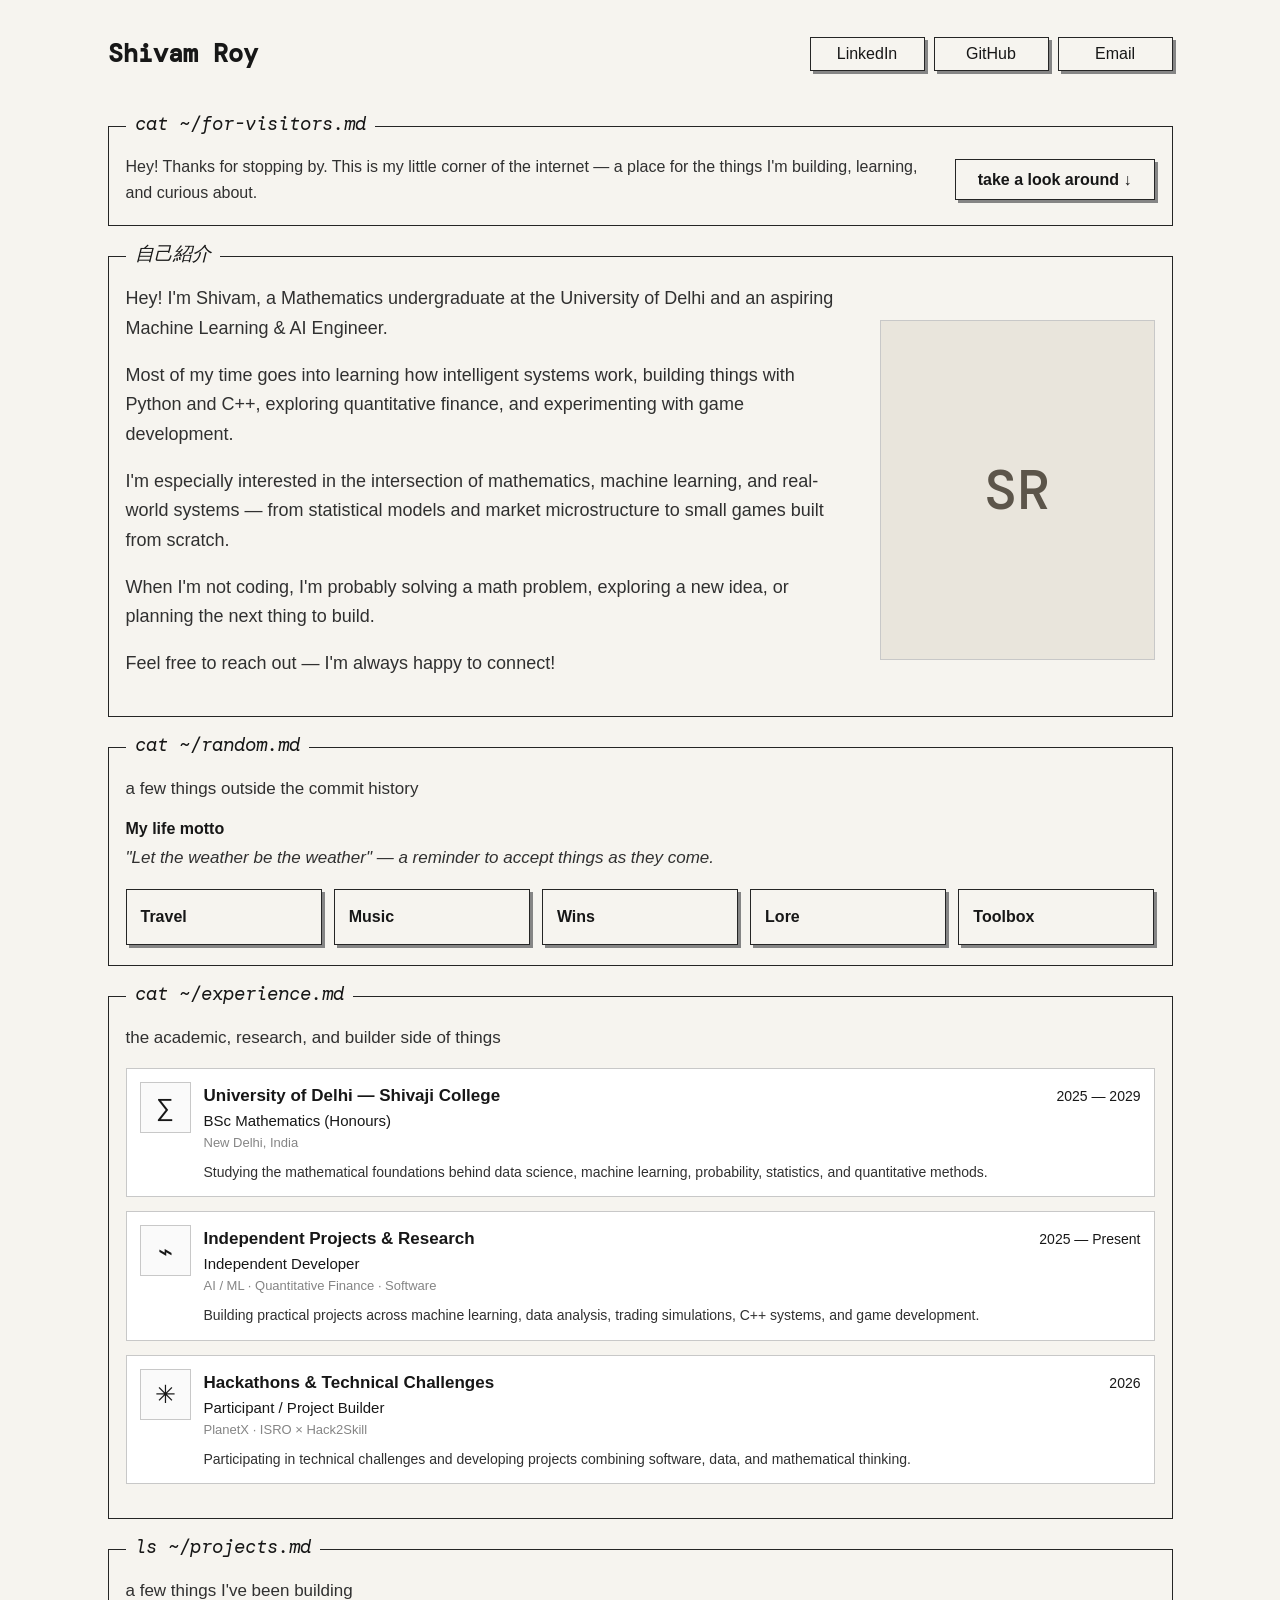
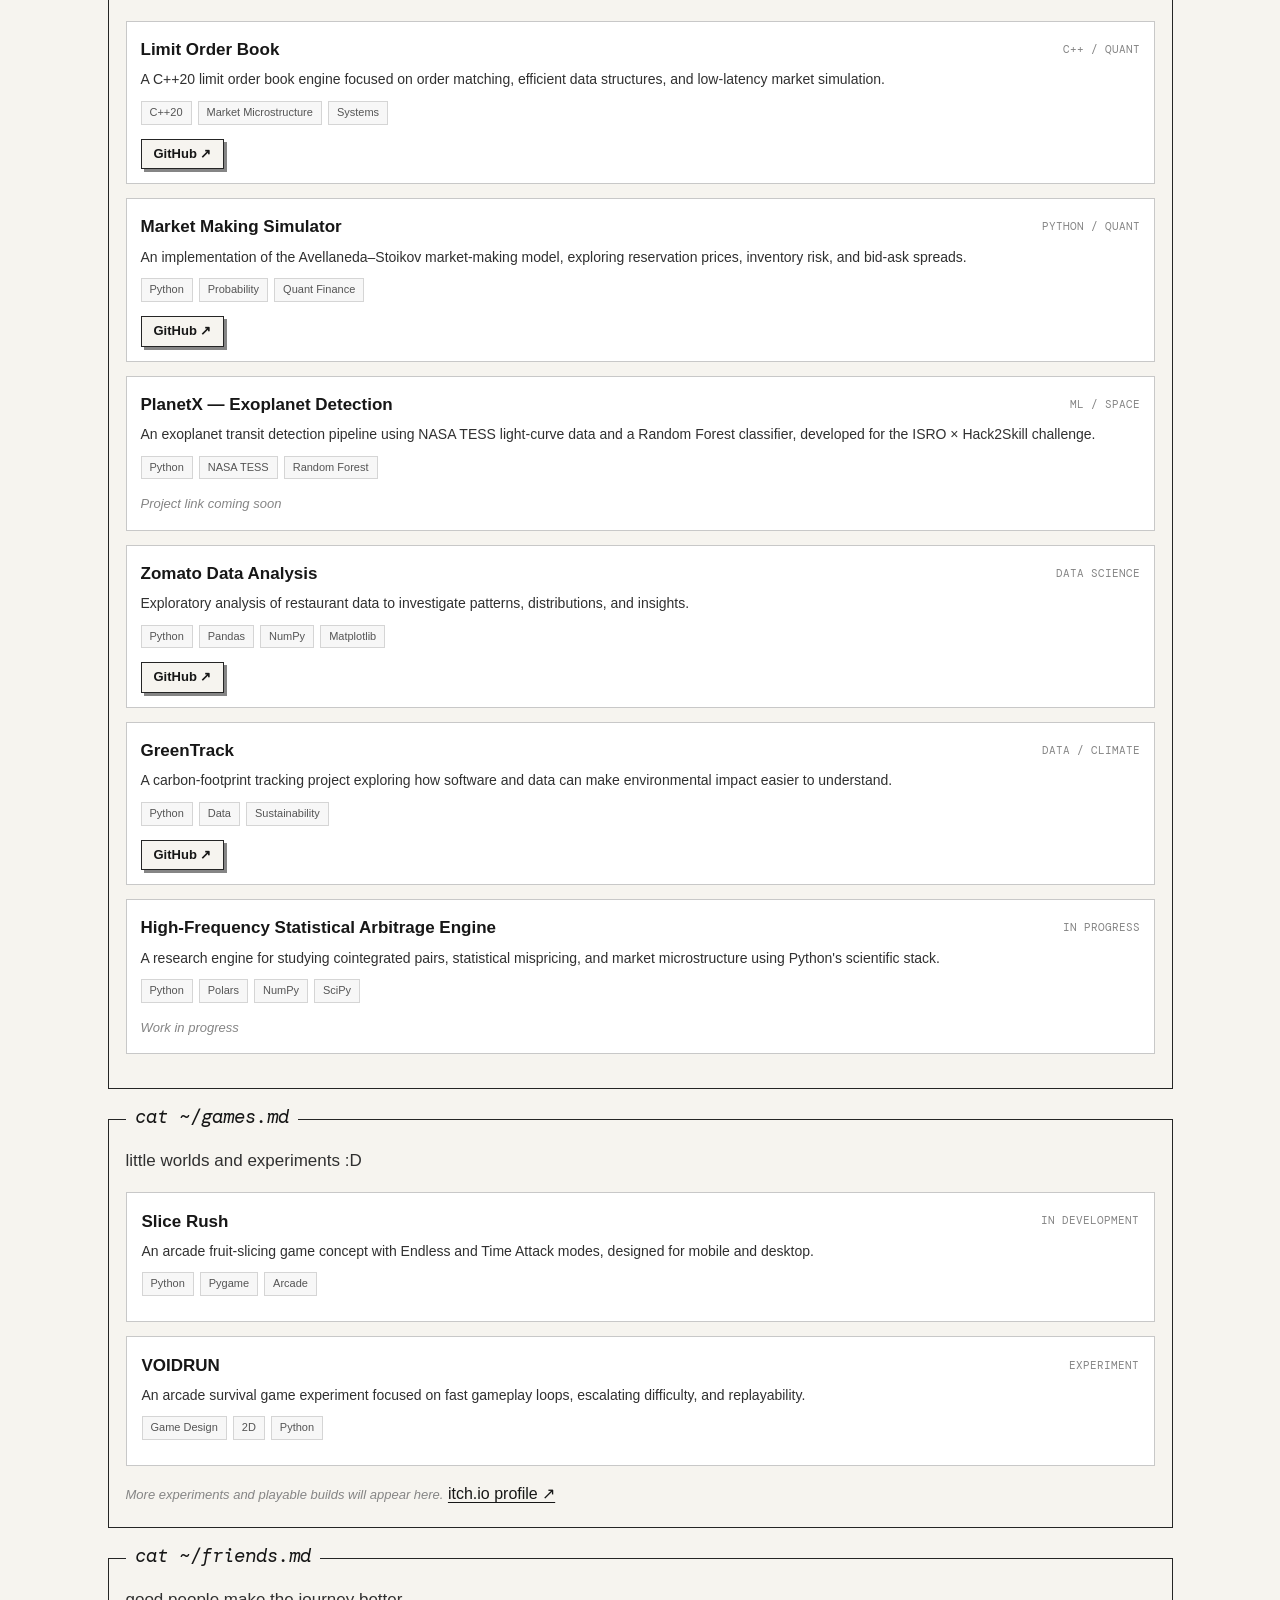
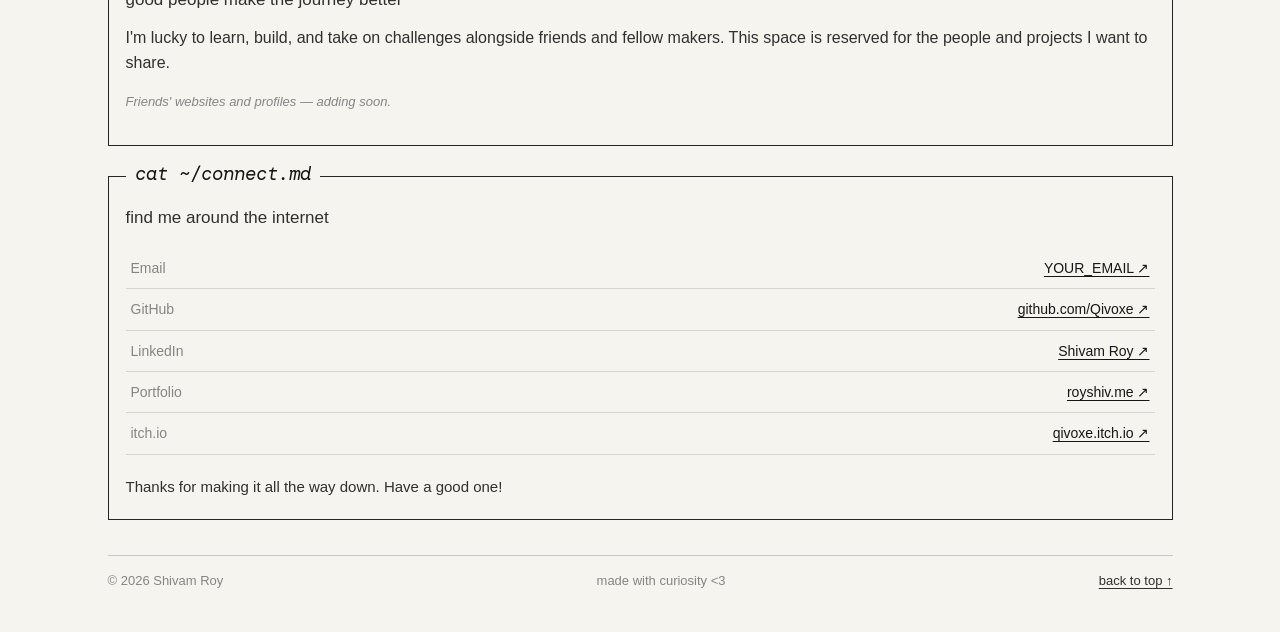
<file: index.html>
<!DOCTYPE html>
<html lang="en">
<head>
    <meta charset="UTF-8">
    <meta name="viewport" content="width=device-width, initial-scale=1.0">
    <title>Shivam Roy</title>

    <link rel="preconnect" href="https://fonts.googleapis.com">
    <link href="https://fonts.googleapis.com/css2?family=DM+Mono:wght@400;500&family=Inter:wght@400;500;600;700&display=swap" rel="stylesheet">

    <link rel="stylesheet" href="style.css">
</head>

<body>
<main class="page">

    <header class="top">
        <a class="name" href="#top">Shivam Roy</a>
        <nav>
            <a href="https://www.linkedin.com/in/shivam-roy-9352b1374/">LinkedIn</a>
            <a href="https://github.com/Qivoxe">GitHub</a>
            <a href="mailto:YOUR_EMAIL">Email</a>
        </nav>
    </header>

    <section class="visitor">
        <h2 class="terminal">cat ~/for-visitors.md</h2>
        <p>
            Hey! Thanks for stopping by. This is my little corner
            of the internet — a place for the things I'm building,
            learning, and curious about.
        </p>
        <a href="#projects">take a look around ↓</a>
    </section>

    <!-- INTRODUCTION -->
    <section class="intro" id="top">
        <h2 class="terminal japanese">自己紹介</h2>

        <div class="intro-layout">
            <div class="avatar">SR</div>

            <div class="intro-copy">
                <p>
                    Hey! I'm Shivam, a Mathematics undergraduate
                    at the University of Delhi and an aspiring
                    Machine Learning & AI Engineer.
                </p>

                <p>
                    Most of my time goes into learning how
                    intelligent systems work, building things
                    with Python and C++, exploring quantitative
                    finance, and experimenting with game development.
                </p>

                <p>
                    I'm especially interested in the intersection
                    of mathematics, machine learning, and real-world
                    systems — from statistical models and market
                    microstructure to small games built from scratch.
                </p>

                <p>
                    When I'm not coding, I'm probably solving a
                    math problem, exploring a new idea, or planning
                    the next thing to build.
                </p>

                <p>
                    Feel free to reach out — I'm always happy to connect!
                </p>
            </div>
        </div>
    </section>

    <!-- RANDOM -->
    <section id="random" class="random-section">
        <h2 class="terminal">cat ~/random.md</h2>
        <p class="subtle">a few things outside the commit history</p>

        <p class="random-motto-label"><strong>My life motto</strong></p>
        <blockquote class="random-motto"><em>"Let the weather be the weather" &mdash; a reminder to accept things as they come.</em></blockquote>

        <nav class="random-options" aria-label="Personal sections">
            <a class="random-option" href="travel.html">Travel</a>
            <a class="random-option" href="music.html">Music</a>
            <a class="random-option" href="wins.html">Wins</a>
            <a class="random-option" href="lore.html">Lore</a>
            <a class="random-option" href="toolbox.html">Toolbox</a>
        </nav>
    </section>
    <!-- EXPERIENCE -->
    <section id="experience">
        <h2 class="terminal">cat ~/experience.md</h2>
        <p class="subtle">the academic, research, and builder side of things</p>

        <article class="experience-item">
            <div class="experience-mark">∑</div>
            <div class="experience-body">
                <div class="item-heading">
                    <strong>University of Delhi — Shivaji College</strong>
                    <span>2025 — 2029</span>
                </div>
                <p class="role">BSc Mathematics (Honours)</p>
                <p class="detail">New Delhi, India</p>
                <p>
                    Studying the mathematical foundations behind
                    data science, machine learning, probability,
                    statistics, and quantitative methods.
                </p>
            </div>
        </article>

        <article class="experience-item">
            <div class="experience-mark">⌁</div>
            <div class="experience-body">
                <div class="item-heading">
                    <strong>Independent Projects & Research</strong>
                    <span>2025 — Present</span>
                </div>
                <p class="role">Independent Developer</p>
                <p class="detail">AI / ML · Quantitative Finance · Software</p>
                <p>
                    Building practical projects across machine
                    learning, data analysis, trading simulations,
                    C++ systems, and game development.
                </p>
            </div>
        </article>

        <article class="experience-item">
            <div class="experience-mark">✳</div>
            <div class="experience-body">
                <div class="item-heading">
                    <strong>Hackathons & Technical Challenges</strong>
                    <span>2026</span>
                </div>
                <p class="role">Participant / Project Builder</p>
                <p class="detail">PlanetX · ISRO × Hack2Skill</p>
                <p>
                    Participating in technical challenges and
                    developing projects combining software,
                    data, and mathematical thinking.
                </p>
            </div>
        </article>
    </section>

    <!-- PROJECTS -->
    <section id="projects">
        <h2 class="terminal">ls ~/projects.md</h2>
        <p class="subtle">a few things I've been building</p>

        <article class="project">
            <div class="project-title">
                <strong>Limit Order Book</strong>
                <span class="project-type">C++ / QUANT</span>
            </div>
            <p>
                A C++20 limit order book engine focused on
                order matching, efficient data structures,
                and low-latency market simulation.
            </p>
            <div class="tags">
                <span>C++20</span>
                <span>Market Microstructure</span>
                <span>Systems</span>
            </div>
            <a href="https://github.com/Qivoxe/limit-order-book">GitHub ↗</a>
        </article>

        <article class="project">
            <div class="project-title">
                <strong>Market Making Simulator</strong>
                <span class="project-type">PYTHON / QUANT</span>
            </div>
            <p>
                An implementation of the Avellaneda–Stoikov
                market-making model, exploring reservation prices,
                inventory risk, and bid-ask spreads.
            </p>
            <div class="tags">
                <span>Python</span>
                <span>Probability</span>
                <span>Quant Finance</span>
            </div>
            <a href="https://github.com/Qivoxe/Market-making">GitHub ↗</a>
        </article>

        <article class="project">
            <div class="project-title">
                <strong>PlanetX — Exoplanet Detection</strong>
                <span class="project-type">ML / SPACE</span>
            </div>
            <p>
                An exoplanet transit detection pipeline using
                NASA TESS light-curve data and a Random Forest
                classifier, developed for the ISRO × Hack2Skill challenge.
            </p>
            <div class="tags">
                <span>Python</span>
                <span>NASA TESS</span>
                <span>Random Forest</span>
            </div>
            <span class="pending">Project link coming soon</span>
        </article>

        <article class="project">
            <div class="project-title">
                <strong>Zomato Data Analysis</strong>
                <span class="project-type">DATA SCIENCE</span>
            </div>
            <p>
                Exploratory analysis of restaurant data to
                investigate patterns, distributions, and insights.
            </p>
            <div class="tags">
                <span>Python</span>
                <span>Pandas</span>
                <span>NumPy</span>
                <span>Matplotlib</span>
            </div>
            <a href="https://github.com/Qivoxe/zomato-data-analysis">GitHub ↗</a>
        </article>

        <article class="project">
            <div class="project-title">
                <strong>GreenTrack</strong>
                <span class="project-type">DATA / CLIMATE</span>
            </div>
            <p>
                A carbon-footprint tracking project exploring
                how software and data can make environmental
                impact easier to understand.
            </p>
            <div class="tags">
                <span>Python</span>
                <span>Data</span>
                <span>Sustainability</span>
            </div>
            <a href="https://github.com/Qivoxe/GreenTrack">GitHub ↗</a>
        </article>

        <article class="project">
            <div class="project-title">
                <strong>High-Frequency Statistical Arbitrage Engine</strong>
                <span class="project-type">IN PROGRESS</span>
            </div>
            <p>
                A research engine for studying cointegrated pairs,
                statistical mispricing, and market microstructure
                using Python's scientific stack.
            </p>
            <div class="tags">
                <span>Python</span>
                <span>Polars</span>
                <span>NumPy</span>
                <span>SciPy</span>
            </div>
            <span class="pending">Work in progress</span>
        </article>
    </section>

    <!-- GAMES -->
    <section id="games">
        <h2 class="terminal">cat ~/games.md</h2>
        <p class="subtle">little worlds and experiments :D</p>

        <article class="game">
            <div>
                <strong>Slice Rush</strong>
                <span class="game-status">IN DEVELOPMENT</span>
            </div>
            <p>
                An arcade fruit-slicing game concept with Endless
                and Time Attack modes, designed for mobile and desktop.
            </p>
            <div class="tags">
                <span>Python</span>
                <span>Pygame</span>
                <span>Arcade</span>
            </div>
        </article>

        <article class="game">
            <div>
                <strong>VOIDRUN</strong>
                <span class="game-status">EXPERIMENT</span>
            </div>
            <p>
                An arcade survival game experiment focused on
                fast gameplay loops, escalating difficulty,
                and replayability.
            </p>
            <div class="tags">
                <span>Game Design</span>
                <span>2D</span>
                <span>Python</span>
            </div>
        </article>

        <p class="pending">More experiments and playable builds will appear here.</p>
        <a href="https://qivoxe.itch.io/">itch.io profile ↗</a>
    </section>

    <!-- FRIENDS -->
    <section id="friends">
        <h2 class="terminal">cat ~/friends.md</h2>
        <p class="subtle">good people make the journey better</p>
        <p>
            I'm lucky to learn, build, and take on challenges
            alongside friends and fellow makers.
            This space is reserved for the people and projects
            I want to share.
        </p>
        <p class="pending">Friends' websites and profiles — adding soon.</p>
    </section>

    <!-- CONNECT -->
    <section id="connect">
        <h2 class="terminal">cat ~/connect.md</h2>
        <p class="subtle">find me around the internet</p>

        <ul class="connect-list">
            <li>
                <span>Email</span>
                <a href="mailto:YOUR_EMAIL">YOUR_EMAIL ↗</a>
            </li>
            <li>
                <span>GitHub</span>
                <a href="https://github.com/Qivoxe">github.com/Qivoxe ↗</a>
            </li>
            <li>
                <span>LinkedIn</span>
                <a href="https://www.linkedin.com/in/shivam-roy-9352b1374/">Shivam Roy ↗</a>
            </li>
            <li>
                <span>Portfolio</span>
                <a href="https://royshiv.me">royshiv.me ↗</a>
            </li>
            <li>
                <span>itch.io</span>
                <a href="https://qivoxe.itch.io/">qivoxe.itch.io ↗</a>
            </li>
        </ul>

        <p class="closing">
            Thanks for making it all the way down. Have a good one!
        </p>
    </section>

    <footer>
        <span>© 2026 Shivam Roy</span>
        <span>made with curiosity &lt;3</span>
        <a href="#top">back to top ↑</a>
    </footer>

</main>
</body>
</html>
</file>
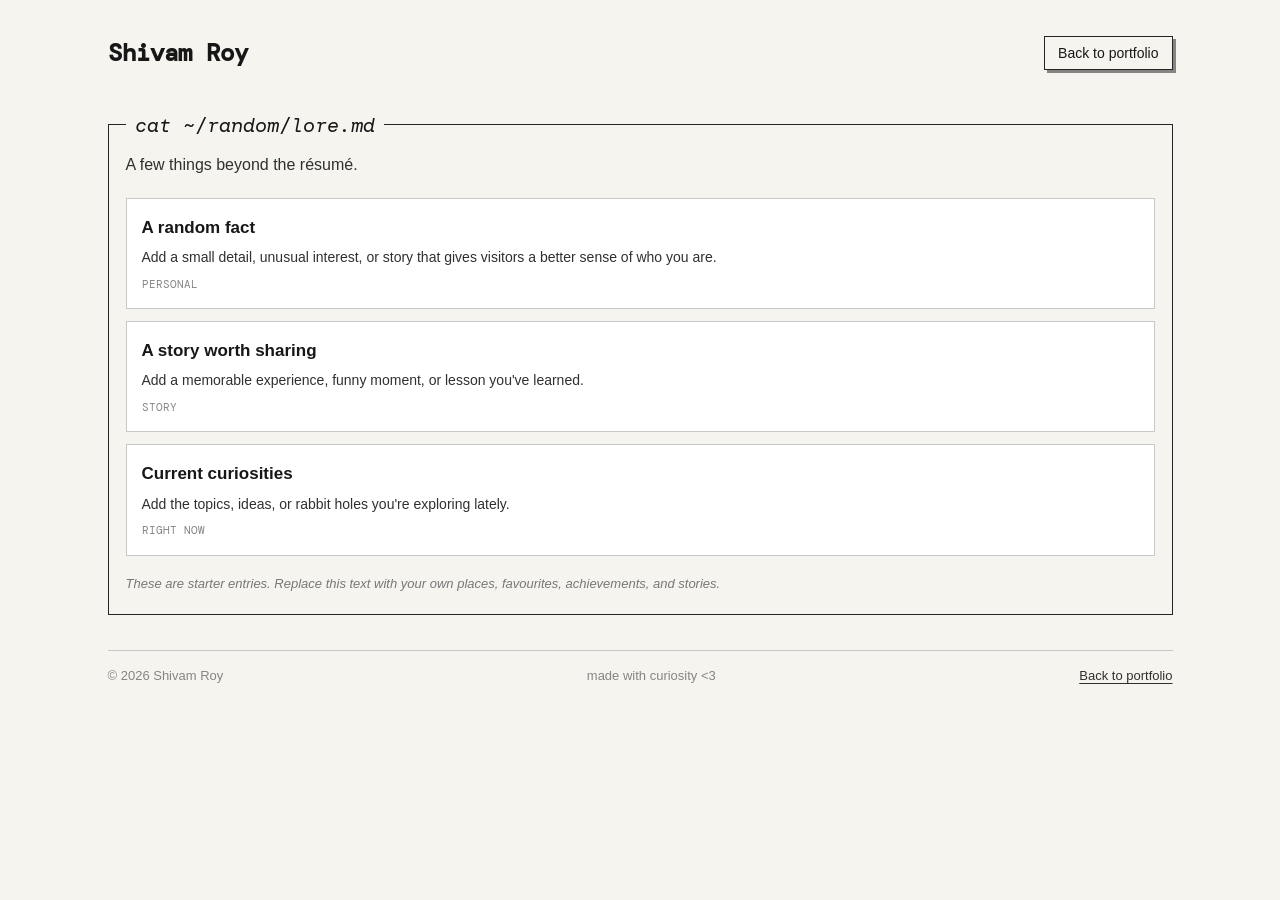
<file: lore.html>
<!DOCTYPE html>
<html lang="en">
<head>
    <meta charset="UTF-8">
    <meta name="viewport" content="width=device-width, initial-scale=1.0">
    <title>Lore — Shivam Roy</title>
    <link rel="preconnect" href="https://fonts.googleapis.com">
    <link href="https://fonts.googleapis.com/css2?family=DM+Mono:wght@400;500&family=Inter:wght@400;500;600;700&display=swap" rel="stylesheet">
    <link rel="stylesheet" href="style.css">
</head>
<body>
<main class="page detail-page">
    <header class="detail-top">
        <a class="name" href="index.html">Shivam Roy</a>
        <a class="back-link" href="index.html#random">Back to portfolio</a>
    </header>

    <section class="detail-box">
        <h1>cat ~/random/lore.md</h1>
        <p class="detail-intro">A few things beyond the résumé.</p>
        <article class="detail-entry">
            <h2>A random fact</h2>
            <p>Add a small detail, unusual interest, or story that gives visitors a better sense of who you are.</p>
            <div class="detail-meta">PERSONAL</div>
        </article>
        <article class="detail-entry">
            <h2>A story worth sharing</h2>
            <p>Add a memorable experience, funny moment, or lesson you've learned.</p>
            <div class="detail-meta">STORY</div>
        </article>
        <article class="detail-entry">
            <h2>Current curiosities</h2>
            <p>Add the topics, ideas, or rabbit holes you're exploring lately.</p>
            <div class="detail-meta">RIGHT NOW</div>
        </article>
        <p class="detail-note">These are starter entries. Replace this text with your own places, favourites, achievements, and stories.</p>
    </section>

    <footer>
        <span>© 2026 Shivam Roy</span>
        <span>made with curiosity &lt;3</span>
        <a href="index.html#random">Back to portfolio</a>
    </footer>
</main>
</body>
</html>
</file>
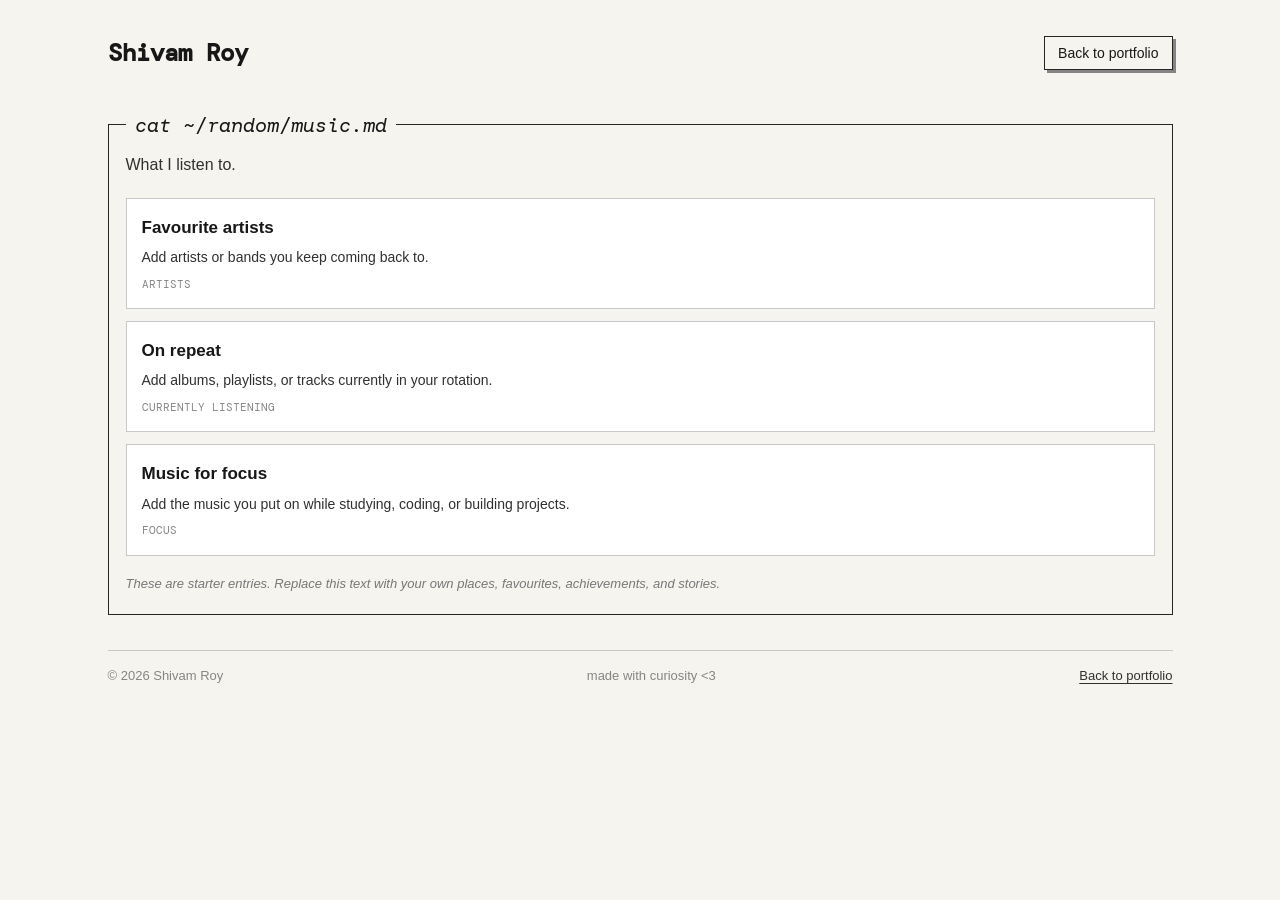
<file: music.html>
<!DOCTYPE html>
<html lang="en">
<head>
    <meta charset="UTF-8">
    <meta name="viewport" content="width=device-width, initial-scale=1.0">
    <title>Music — Shivam Roy</title>
    <link rel="preconnect" href="https://fonts.googleapis.com">
    <link href="https://fonts.googleapis.com/css2?family=DM+Mono:wght@400;500&family=Inter:wght@400;500;600;700&display=swap" rel="stylesheet">
    <link rel="stylesheet" href="style.css">
</head>
<body>
<main class="page detail-page">
    <header class="detail-top">
        <a class="name" href="index.html">Shivam Roy</a>
        <a class="back-link" href="index.html#random">Back to portfolio</a>
    </header>

    <section class="detail-box">
        <h1>cat ~/random/music.md</h1>
        <p class="detail-intro">What I listen to.</p>
        <article class="detail-entry">
            <h2>Favourite artists</h2>
            <p>Add artists or bands you keep coming back to.</p>
            <div class="detail-meta">ARTISTS</div>
        </article>
        <article class="detail-entry">
            <h2>On repeat</h2>
            <p>Add albums, playlists, or tracks currently in your rotation.</p>
            <div class="detail-meta">CURRENTLY LISTENING</div>
        </article>
        <article class="detail-entry">
            <h2>Music for focus</h2>
            <p>Add the music you put on while studying, coding, or building projects.</p>
            <div class="detail-meta">FOCUS</div>
        </article>
        <p class="detail-note">These are starter entries. Replace this text with your own places, favourites, achievements, and stories.</p>
    </section>

    <footer>
        <span>© 2026 Shivam Roy</span>
        <span>made with curiosity &lt;3</span>
        <a href="index.html#random">Back to portfolio</a>
    </footer>
</main>
</body>
</html>
</file>
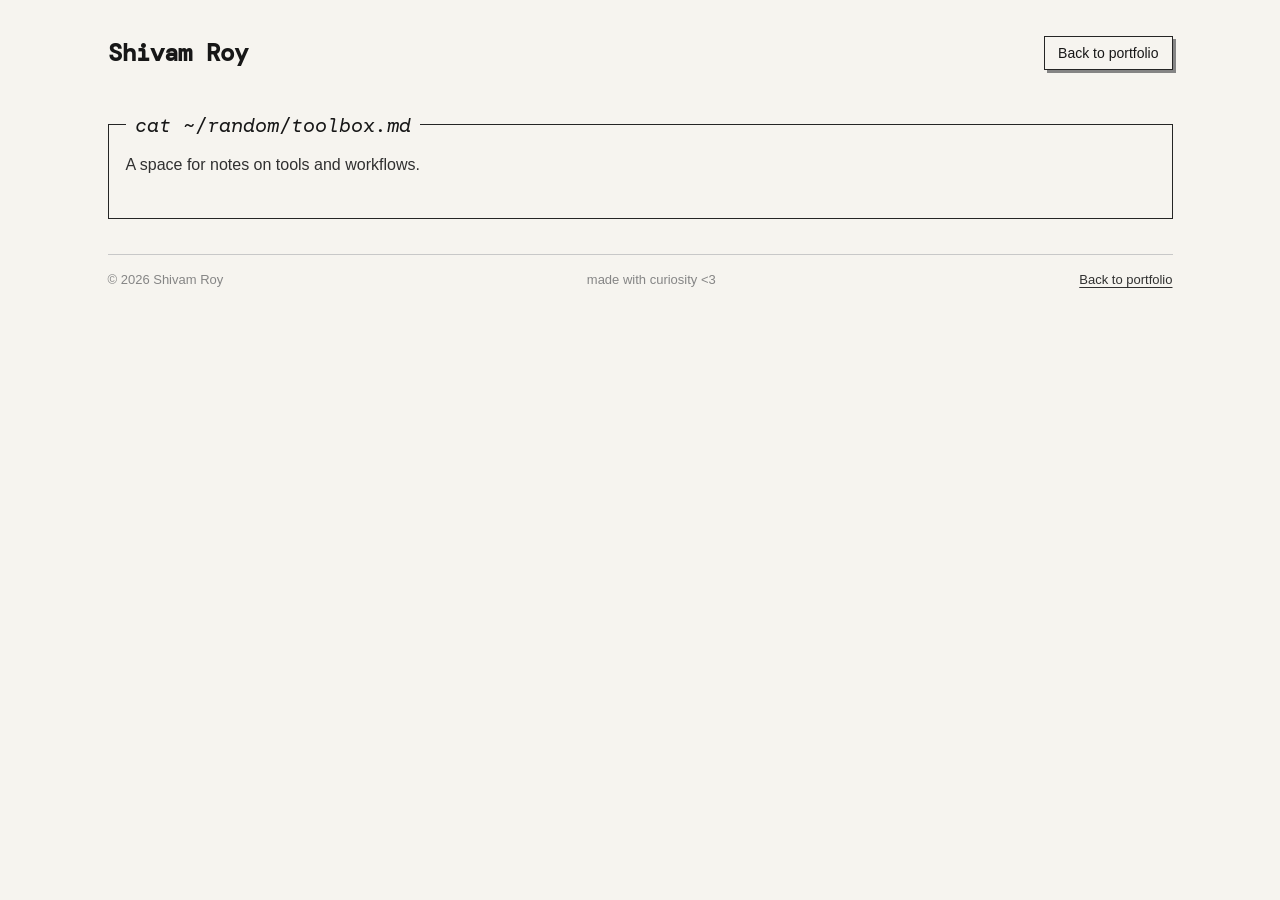
<file: toolbox.html>
<!DOCTYPE html>
<html lang="en">
<head>
    <meta charset="UTF-8">
    <meta name="viewport" content="width=device-width, initial-scale=1.0">
    <title>Toolbox &mdash; Shivam Roy</title>
    <link rel="preconnect" href="https://fonts.googleapis.com">
    <link href="https://fonts.googleapis.com/css2?family=DM+Mono:wght@400;500&family=Inter:wght@400;500;600;700&display=swap" rel="stylesheet">
    <link rel="stylesheet" href="style.css">
</head>
<body>
<main class="page detail-page">
    <header class="detail-top">
        <a class="name" href="index.html">Shivam Roy</a>
        <a class="back-link" href="index.html#random">Back to portfolio</a>
    </header>

    <section class="detail-box">
        <h1>cat ~/random/toolbox.md</h1>
        <p class="detail-intro">A space for notes on tools and workflows.</p>
    </section>

    <footer>
        <span>&copy; 2026 Shivam Roy</span>
        <span>made with curiosity &lt;3</span>
        <a href="index.html#random">Back to portfolio</a>
    </footer>
</main>
</body>
</html>
</file>
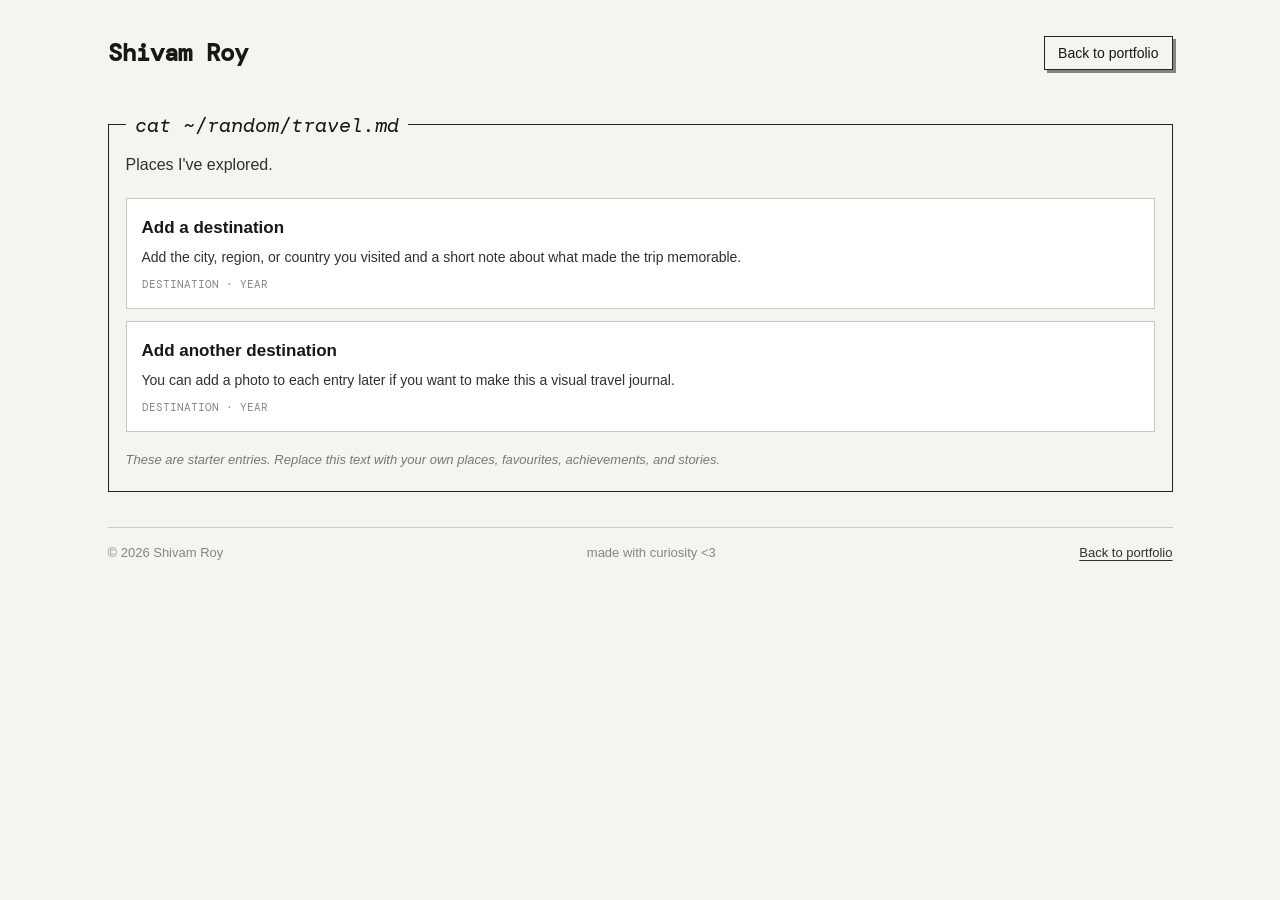
<file: travel.html>
<!DOCTYPE html>
<html lang="en">
<head>
    <meta charset="UTF-8">
    <meta name="viewport" content="width=device-width, initial-scale=1.0">
    <title>Travel — Shivam Roy</title>
    <link rel="preconnect" href="https://fonts.googleapis.com">
    <link href="https://fonts.googleapis.com/css2?family=DM+Mono:wght@400;500&family=Inter:wght@400;500;600;700&display=swap" rel="stylesheet">
    <link rel="stylesheet" href="style.css">
</head>
<body>
<main class="page detail-page">
    <header class="detail-top">
        <a class="name" href="index.html">Shivam Roy</a>
        <a class="back-link" href="index.html#random">Back to portfolio</a>
    </header>

    <section class="detail-box">
        <h1>cat ~/random/travel.md</h1>
        <p class="detail-intro">Places I've explored.</p>
        <article class="detail-entry">
            <h2>Add a destination</h2>
            <p>Add the city, region, or country you visited and a short note about what made the trip memorable.</p>
            <div class="detail-meta">DESTINATION · YEAR</div>
        </article>
        <article class="detail-entry">
            <h2>Add another destination</h2>
            <p>You can add a photo to each entry later if you want to make this a visual travel journal.</p>
            <div class="detail-meta">DESTINATION · YEAR</div>
        </article>
        <p class="detail-note">These are starter entries. Replace this text with your own places, favourites, achievements, and stories.</p>
    </section>

    <footer>
        <span>© 2026 Shivam Roy</span>
        <span>made with curiosity &lt;3</span>
        <a href="index.html#random">Back to portfolio</a>
    </footer>
</main>
</body>
</html>
</file>
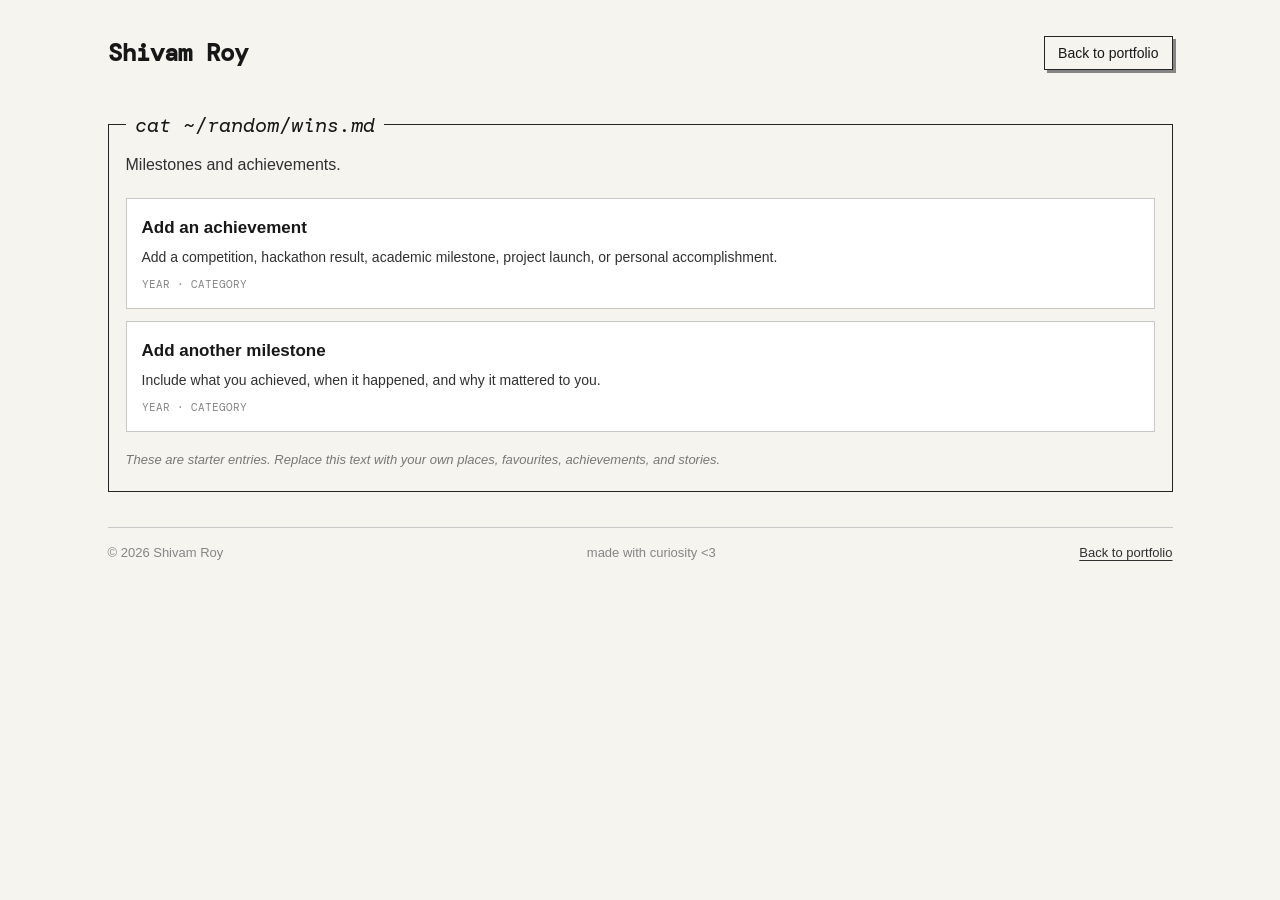
<file: wins.html>
<!DOCTYPE html>
<html lang="en">
<head>
    <meta charset="UTF-8">
    <meta name="viewport" content="width=device-width, initial-scale=1.0">
    <title>Wins — Shivam Roy</title>
    <link rel="preconnect" href="https://fonts.googleapis.com">
    <link href="https://fonts.googleapis.com/css2?family=DM+Mono:wght@400;500&family=Inter:wght@400;500;600;700&display=swap" rel="stylesheet">
    <link rel="stylesheet" href="style.css">
</head>
<body>
<main class="page detail-page">
    <header class="detail-top">
        <a class="name" href="index.html">Shivam Roy</a>
        <a class="back-link" href="index.html#random">Back to portfolio</a>
    </header>

    <section class="detail-box">
        <h1>cat ~/random/wins.md</h1>
        <p class="detail-intro">Milestones and achievements.</p>
        <article class="detail-entry">
            <h2>Add an achievement</h2>
            <p>Add a competition, hackathon result, academic milestone, project launch, or personal accomplishment.</p>
            <div class="detail-meta">YEAR · CATEGORY</div>
        </article>
        <article class="detail-entry">
            <h2>Add another milestone</h2>
            <p>Include what you achieved, when it happened, and why it mattered to you.</p>
            <div class="detail-meta">YEAR · CATEGORY</div>
        </article>
        <p class="detail-note">These are starter entries. Replace this text with your own places, favourites, achievements, and stories.</p>
    </section>

    <footer>
        <span>© 2026 Shivam Roy</span>
        <span>made with curiosity &lt;3</span>
        <a href="index.html#random">Back to portfolio</a>
    </footer>
</main>
</body>
</html>
</file>
<file: style.css>
/* ==========================================
   SHIVAM ROY — PORTFOLIO
   Design direction: Andrew Vu reference
   Palette: warm off-white / charcoal / white
========================================== */

:root {
    --bg: #F6F4EF;
    --card: #FFFFFF;
    --text: #171717;
    --body: #303030;
    --muted: #858585;
    --border: #252525;
    --light-border: #C8C8C8;
    --shadow: #858585;
    --blue: #087DB5;
}

/* RESET */

* {
    margin: 0;
    padding: 0;
    box-sizing: border-box;
}

html {
    scroll-behavior: smooth;
}

body {
    background: var(--bg);
    color: var(--body);
    font-family: Arial, Helvetica, sans-serif;
    font-size: 16px;
    line-height: 1.6;
}

a {
    color: var(--text);
    text-decoration: underline;
    text-underline-offset: 3px;
}

a:hover {
    color: var(--blue);
}

.page {
    width: min(1065px, calc(100% - 40px));
    margin: 0 auto;
}

/* HEADER */

.top {
    display: flex;
    justify-content: space-between;
    align-items: center;
    gap: 20px;
    flex-wrap: wrap;
    padding: 34px 0 22px;
}

.name {
    color: var(--text);
    font-family: "DM Mono", monospace;
    font-size: 25px;
    font-weight: 700;
    text-decoration: none;
    white-space: nowrap;
}

.top nav {
    display: flex;
    align-items: center;
    flex-wrap: wrap;
    gap: 9px;
}

.top nav a {
    min-width: 115px;
    padding: 3px 15px;
    border: 1px solid var(--border);
    background: var(--bg);
    box-shadow: 3px 3px 0 var(--shadow);
    text-align: center;
    text-decoration: none;
    transition: 0.15s ease;
}

.top nav a:hover {
    background: var(--blue);
    color: white;
    transform: translate(2px, 2px);
    box-shadow: 1px 1px 0 var(--shadow);
}

/* SECTION BOXES */

.page > section {
    position: relative;
    margin: 30px 0;
    padding: 27px 17px 20px;
    border: 1px solid var(--border);
    background: transparent;
}

/* FILE-NAME HEADINGS */

.terminal {
    position: absolute;
    top: -15px;
    left: 17px;
    display: inline-block;
    padding: 0 9px;
    background: var(--bg);
    color: var(--text);
    font-family: "DM Mono", monospace;
    font-size: 19px;
    font-style: italic;
    font-weight: 400;
    line-height: 1.3;
}

.japanese {
    font-family: "DM Mono", monospace;
}

/* VISITOR BOX */

.visitor {
    display: flex;
    flex-wrap: wrap;
    align-items: center;
    justify-content: space-between;
    gap: 15px;
}

.visitor p {
    flex: 1;
    min-width: 230px;
}

.visitor > a {
    display: inline-block;
    padding: 7px 22px;
    border: 1px solid var(--border);
    background: var(--bg);
    box-shadow: 3px 3px 0 var(--shadow);
    font-weight: 600;
    text-decoration: none;
}

.visitor > a:hover {
    background: var(--text);
    color: white;
}

/* INTRODUCTION */

.intro-layout {
    display: flex;
    align-items: center;
    justify-content: space-between;
    gap: 35px;
    min-height: 340px;
}

.intro-copy {
    flex: 1;
    order: 1;
}

.intro-copy p {
    margin-bottom: 17px;
    font-size: 18px;
    line-height: 1.65;
}

.avatar {
    display: flex;
    align-items: center;
    justify-content: center;
    flex-shrink: 0;
    order: 2;
    width: 275px;
    height: 340px;
    border: 1px solid var(--light-border);
    background: #E9E5DC;
    color: #5C554A;
    font-family: "DM Mono", monospace;
    font-size: 55px;
    font-weight: 500;
}

/* GENERAL TEXT */

.subtle {
    margin: 0 0 17px;
    color: var(--body);
    font-size: 17px;
}

strong {
    color: var(--text);
}

blockquote {
    margin: 5px 0 20px;
    font-size: 17px;
    font-style: italic;
}

/* RANDOM SECTION */
.random-section .subtle {
    margin-bottom: 14px;
}

.random-motto-label {
    margin-bottom: 0;
}

.random-motto {
    margin: 2px 0 18px;
    font-size: 17px;
}

.random-options {
    display: grid;
    grid-template-columns: repeat(5, minmax(0, 1fr));
    gap: 12px;
    margin-top: 14px;
}

.random-option {
    display: flex;
    align-items: center;
    min-height: 56px;
    padding: 11px 14px;
    border: 1px solid var(--border);
    background: var(--bg);
    box-shadow: 3px 3px 0 var(--shadow);
    color: var(--text);
    font-weight: 700;
    text-decoration: none;
    transition: transform 0.12s ease, box-shadow 0.12s ease, background 0.12s ease;
}

.random-option:hover {
    background: #FFFFFF;
    color: var(--text);
    transform: translate(1px, 1px);
    box-shadow: 2px 2px 0 var(--shadow);
}

.random-option:focus-visible {
    outline: 2px solid var(--text);
    outline-offset: 3px;
}

/* DESTINATION PAGES */
.detail-page {
    min-height: 100vh;
}

.detail-top {
    display: flex;
    justify-content: space-between;
    align-items: center;
    gap: 15px;
    padding: 34px 0 22px;
}

.detail-top .name {
    color: var(--text);
    font-family: "DM Mono", monospace;
    font-size: 24px;
    font-weight: 700;
    text-decoration: none;
}

.back-link {
    display: inline-block;
    padding: 5px 13px;
    border: 1px solid var(--border);
    background: var(--bg);
    box-shadow: 3px 3px 0 var(--shadow);
    color: var(--text);
    font-size: 14px;
    text-decoration: none;
}

.back-link:hover {
    background: var(--text);
    color: #FFFFFF;
}

.detail-box {
    position: relative;
    margin: 30px 0;
    padding: 30px 18px 22px;
    border: 1px solid var(--border);
    background: transparent;
}

.detail-box h1 {
    position: absolute;
    top: -16px;
    left: 17px;
    padding: 0 9px;
    background: var(--bg);
    color: var(--text);
    font-family: "DM Mono", monospace;
    font-size: 20px;
    font-style: italic;
    font-weight: 400;
}

.detail-intro {
    margin-bottom: 20px;
    font-size: 16px;
}

.detail-entry {
    margin: 12px 0;
    padding: 15px;
    border: 1px solid var(--light-border);
    background: #FFFFFF;
}

.detail-entry h2 {
    margin-bottom: 5px;
    color: var(--text);
    font-size: 17px;
}

.detail-entry p {
    font-size: 14px;
}

.detail-meta {
    margin-top: 7px;
    color: var(--muted);
    font-family: "DM Mono", monospace;
    font-size: 11px;
}

.detail-note {
    margin-top: 18px;
    color: #777777;
    font-size: 13px;
    font-style: italic;
}
/* EXPERIENCE */

.experience-item {
    display: flex;
    align-items: flex-start;
    gap: 13px;
    margin: 14px 0;
    padding: 13px;
    border: 1px solid var(--light-border);
    background: var(--card);
    transition: border-color 0.2s ease;
}

.experience-item:hover {
    border-color: var(--border);
}

.experience-mark {
    display: flex;
    align-items: center;
    justify-content: center;
    flex-shrink: 0;
    width: 51px;
    height: 51px;
    border: 1px solid var(--light-border);
    background: #FAFAFA;
    color: var(--text);
    font-size: 25px;
}

.experience-body {
    flex: 1;
    min-width: 0;
}

.item-heading {
    display: flex;
    align-items: baseline;
    justify-content: space-between;
    gap: 15px;
}

.item-heading strong {
    font-size: 17px;
}

.item-heading span {
    flex-shrink: 0;
    color: var(--text);
    font-size: 14px;
}

.role {
    color: var(--text);
    font-size: 15px;
}

.detail {
    color: var(--muted);
    font-size: 13px;
}

.experience-body > p:last-child {
    margin-top: 7px;
    font-size: 14px;
}

/* PROJECTS */

.project {
    margin: 14px 0;
    padding: 14px;
    border: 1px solid var(--light-border);
    background: var(--card);
    transition: border-color 0.2s ease;
}

.project:hover {
    border-color: var(--border);
}

.project-title {
    display: flex;
    justify-content: space-between;
    align-items: center;
    gap: 12px;
    margin-bottom: 6px;
}

.project-title strong {
    font-size: 17px;
}

.project-type {
    color: var(--muted);
    font-family: "DM Mono", monospace;
    font-size: 11px;
    text-align: right;
}

.project > p {
    font-size: 14px;
    line-height: 1.55;
}

/* PROJECT TAGS */

.tags {
    display: flex;
    flex-wrap: wrap;
    gap: 6px;
    margin: 10px 0;
}

.tags span {
    padding: 2px 8px;
    border: 1px solid #D5D5D5;
    background: #F7F7F7;
    color: #555;
    font-size: 11px;
}

/* PROJECT LINKS */

.project > a,
.game > a {
    display: inline-block;
    margin-top: 4px;
    padding: 4px 12px;
    border: 1px solid var(--border);
    background: var(--bg);
    box-shadow: 3px 3px 0 var(--shadow);
    font-size: 13px;
    font-weight: 600;
    text-decoration: none;
}

.project > a:hover,
.game > a:hover {
    background: var(--text);
    color: white;
}

.pending {
    display: inline-block;
    margin-top: 5px;
    color: var(--muted);
    font-size: 13px;
    font-style: italic;
}

/* GAMES */

.game {
    margin: 14px 0;
    padding: 15px;
    border: 1px solid var(--light-border);
    background: var(--card);
    transition: border-color 0.2s ease;
}

.game:hover {
    border-color: var(--border);
}

.game > div:first-child {
    display: flex;
    justify-content: space-between;
    align-items: center;
    gap: 10px;
}

.game > div:first-child strong {
    font-size: 17px;
}

.game-status {
    color: var(--muted);
    font-family: "DM Mono", monospace;
    font-size: 11px;
}

.game > p {
    margin-top: 5px;
    font-size: 14px;
}

/* FRIENDS */

#friends > p {
    margin-bottom: 12px;
}

#friends .pending {
    margin-top: 0;
}

/* CONNECT */

.connect-list {
    list-style: none;
    margin-top: 10px;
}

.connect-list li {
    display: flex;
    align-items: center;
    justify-content: space-between;
    gap: 15px;
    padding: 9px 5px;
    border-bottom: 1px solid #D8D4CC;
}

.connect-list li span {
    color: var(--muted);
    font-size: 14px;
}

.connect-list li a {
    font-size: 14px;
    font-weight: 500;
}

.closing {
    margin-top: 20px;
    font-size: 15px;
}

/* FOOTER */

footer {
    display: flex;
    justify-content: space-between;
    align-items: center;
    flex-wrap: wrap;
    gap: 12px;
    margin: 35px 0 25px;
    padding: 15px 0;
    border-top: 1px solid var(--light-border);
    color: var(--muted);
    font-size: 13px;
}

footer a {
    color: var(--body);
}

/* RESPONSIVE */

@media (max-width: 700px) {

    .page {
        width: calc(100% - 28px);
    }

    .top {
        padding-top: 22px;
        align-items: flex-start;
    }

    .name {
        font-size: 22px;
    }

    .top nav {
        width: 100%;
    }

    .top nav a {
        flex: 1;
        min-width: 0;
        padding: 5px 9px;
        font-size: 13px;
    }

    .page > section {
        margin: 25px 0;
        padding: 24px 12px 16px;
    }

    .terminal {
        left: 12px;
        font-size: 16px;
    }

    .intro-layout {
        flex-direction: column-reverse;
        align-items: flex-start;
        gap: 20px;
    }

    .avatar {
        width: 100%;
        max-width: 260px;
        height: 230px;
        align-self: center;
    }

    .intro-copy p {
        font-size: 16px;
    }

    .random-options {
        grid-template-columns: repeat(2, minmax(0, 1fr));
    }

    .detail-top {
        padding-top: 22px;
    }

    .detail-top .name {
        font-size: 20px;
    }

    .detail-box {
        padding: 27px 12px 17px;
    }

    .item-heading {
        align-items: flex-start;
        flex-direction: column;
        gap: 2px;
    }

    .experience-mark {
        width: 40px;
        height: 40px;
    }

    .project-title {
        align-items: flex-start;
        flex-direction: column;
        gap: 2px;
    }

    .project-type {
        text-align: left;
    }

    .game > div:first-child {
        align-items: flex-start;
        flex-direction: column;
        gap: 2px;
    }

    .connect-list li {
        align-items: flex-start;
        flex-direction: column;
        gap: 2px;
    }

    footer {
        flex-direction: column;
        align-items: flex-start;
    }
}

@media (max-width: 380px) {
    .random-options {
        grid-template-columns: 1fr;
    }
}
</file>
